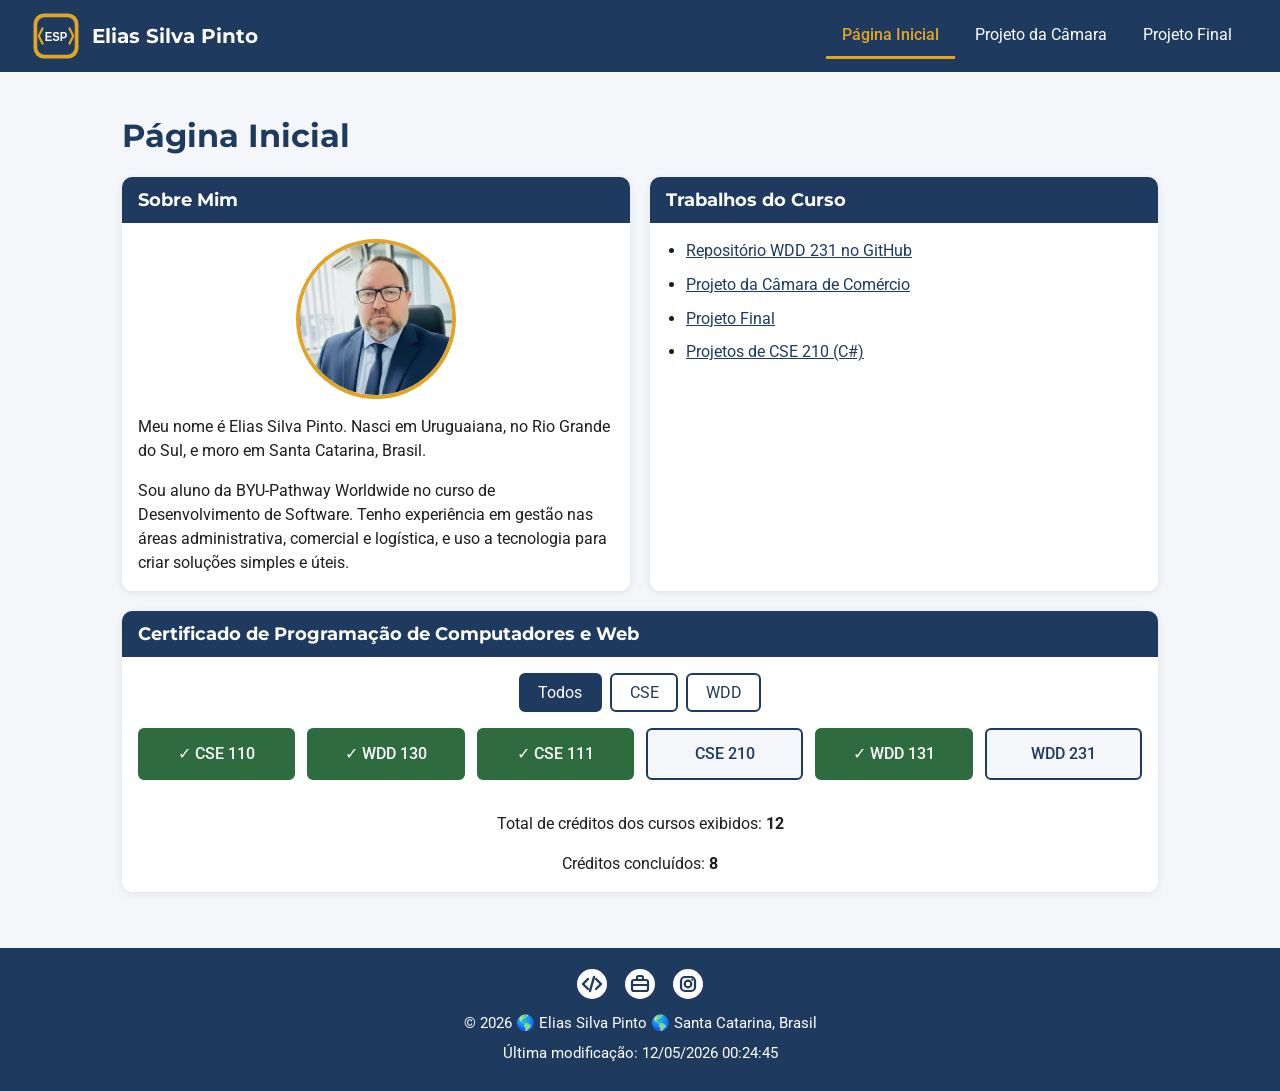
<file: index.html>
<!doctype html>
<html lang="pt-BR">
  <head>
    <meta charset="UTF-8">
    <meta name="viewport" content="width=device-width, initial-scale=1.0">
    <title>WDD 231 – Desenvolvimento Web Frontend I | Elias Silva Pinto</title>
    <meta name="description" content="Página inicial de Elias Silva Pinto no WDD 231: apresentação pessoal, trabalhos do curso e certificado de Programação de Computadores e Web.">
    <meta name="author" content="Elias Silva Pinto">

    <meta property="og:title" content="Elias Silva Pinto | WDD 231 – Desenvolvimento Web Frontend I">
    <meta property="og:description" content="Conheça meus trabalhos do curso WDD 231 da BYU-Pathway. Veja também meu progresso no certificado de Programação de Computadores e Web.">
    <meta property="og:image" content="https://esilvapinto.github.io/wdd231/imagens/og-imagem.png">
    <meta property="og:url" content="https://esilvapinto.github.io/wdd231/">

    <link rel="icon" href="favicon.ico">

    <link rel="preconnect" href="https://fonts.googleapis.com">
    <link rel="preconnect" href="https://fonts.gstatic.com" crossorigin>
    <link href="https://fonts.googleapis.com/css2?family=Montserrat:wght@600;700&family=Roboto:wght@400;500&display=swap" rel="stylesheet">

    <link rel="stylesheet" href="estilos/telas-pequenas.css">
    <link rel="stylesheet" href="estilos/telas-grandes.css">

    <script src="scripts/navegacao.js" defer></script>
    <script src="scripts/data.js" defer></script>
    <script src="scripts/curso.js" defer></script>
  </head>

  <body>
    <header>
      <div class="marca">
        <img src="imagens/logo.svg" alt="Logotipo de Elias Silva Pinto" width="48" height="48">
        <span class="nome-site">Elias Silva Pinto</span>
      </div>

      <button id="menu" type="button" aria-label="Abrir menu de navegação" aria-expanded="false" aria-controls="navegacao">
        <span class="icone-menu" aria-hidden="true"></span>
      </button>

      <nav id="navegacao" aria-label="Navegação principal">
        <ul>
          <li><a href="index.html" class="ativo" aria-current="page">Página Inicial</a></li>
          <li><a href="camara/index.html">Projeto da Câmara</a></li>
          <li><a href="final/index.html">Projeto Final</a></li>
        </ul>
      </nav>
    </header>

    <main>
      <h1>Página Inicial</h1>

      <div class="grade">
        <section class="cartao sobre">
          <h2>Sobre Mim</h2>
          <img src="imagens/perfil.webp" alt="Foto de Elias Silva Pinto" width="300" height="300" class="foto">
          <p>Meu nome é Elias Silva Pinto. Nasci em Uruguaiana, no Rio Grande do Sul, e moro em Santa Catarina, Brasil.</p>
          <p>Sou aluno da BYU-Pathway Worldwide no curso de Desenvolvimento de Software. Tenho experiência em gestão nas áreas administrativa, comercial e logística, e uso a tecnologia para criar soluções simples e úteis.</p>
        </section>

        <section class="cartao trabalhos">
          <h2>Trabalhos do Curso</h2>
          <ul>
            <li><a href="https://github.com/esilvapinto/wdd231">Repositório WDD 231 no GitHub</a></li>
            <li><a href="camara/index.html">Projeto da Câmara de Comércio</a></li>
            <li><a href="final/index.html">Projeto Final</a></li>
            <li><a href="https://github.com/esilvapinto/cse210-projetos">Projetos de CSE 210 (C#)</a></li>
          </ul>
        </section>

        <section class="cartao certificado">
          <h2>Certificado de Programação de Computadores e Web</h2>

          <div class="filtros" role="group" aria-label="Filtrar cursos">
            <button type="button" class="filtro ativo" data-filtro="todos" aria-pressed="true">Todos</button>
            <button type="button" class="filtro" data-filtro="CSE" aria-pressed="false">CSE</button>
            <button type="button" class="filtro" data-filtro="WDD" aria-pressed="false">WDD</button>
          </div>

          <div id="cursos" class="cursos"></div>

          <p class="creditos">Total de créditos dos cursos exibidos: <strong id="totalCreditos">0</strong></p>
          <p class="creditos">Créditos concluídos: <strong id="creditosConcluidos">0</strong></p>
        </section>
      </div>
    </main>

    <footer>
      <div class="sociais">
        <a href="https://github.com/esilvapinto" aria-label="GitHub de Elias Silva Pinto">
          <img src="imagens/github.svg" alt="" width="32" height="32">
        </a>
        <a href="https://www.linkedin.com/in/epinto-executivo" aria-label="LinkedIn de Elias Silva Pinto">
          <img src="imagens/linkedin.svg" alt="" width="32" height="32">
        </a>
        <a href="https://www.instagram.com/" aria-label="Instagram de Elias Silva Pinto">
          <img src="imagens/instagram.svg" alt="" width="32" height="32">
        </a>
      </div>
      <p>&copy; <span id="anoAtual"></span> 🌎 Elias Silva Pinto 🌎 Santa Catarina, Brasil</p>
      <p id="ultimaModificacao"></p>
    </footer>
  </body>
</html>
</file>
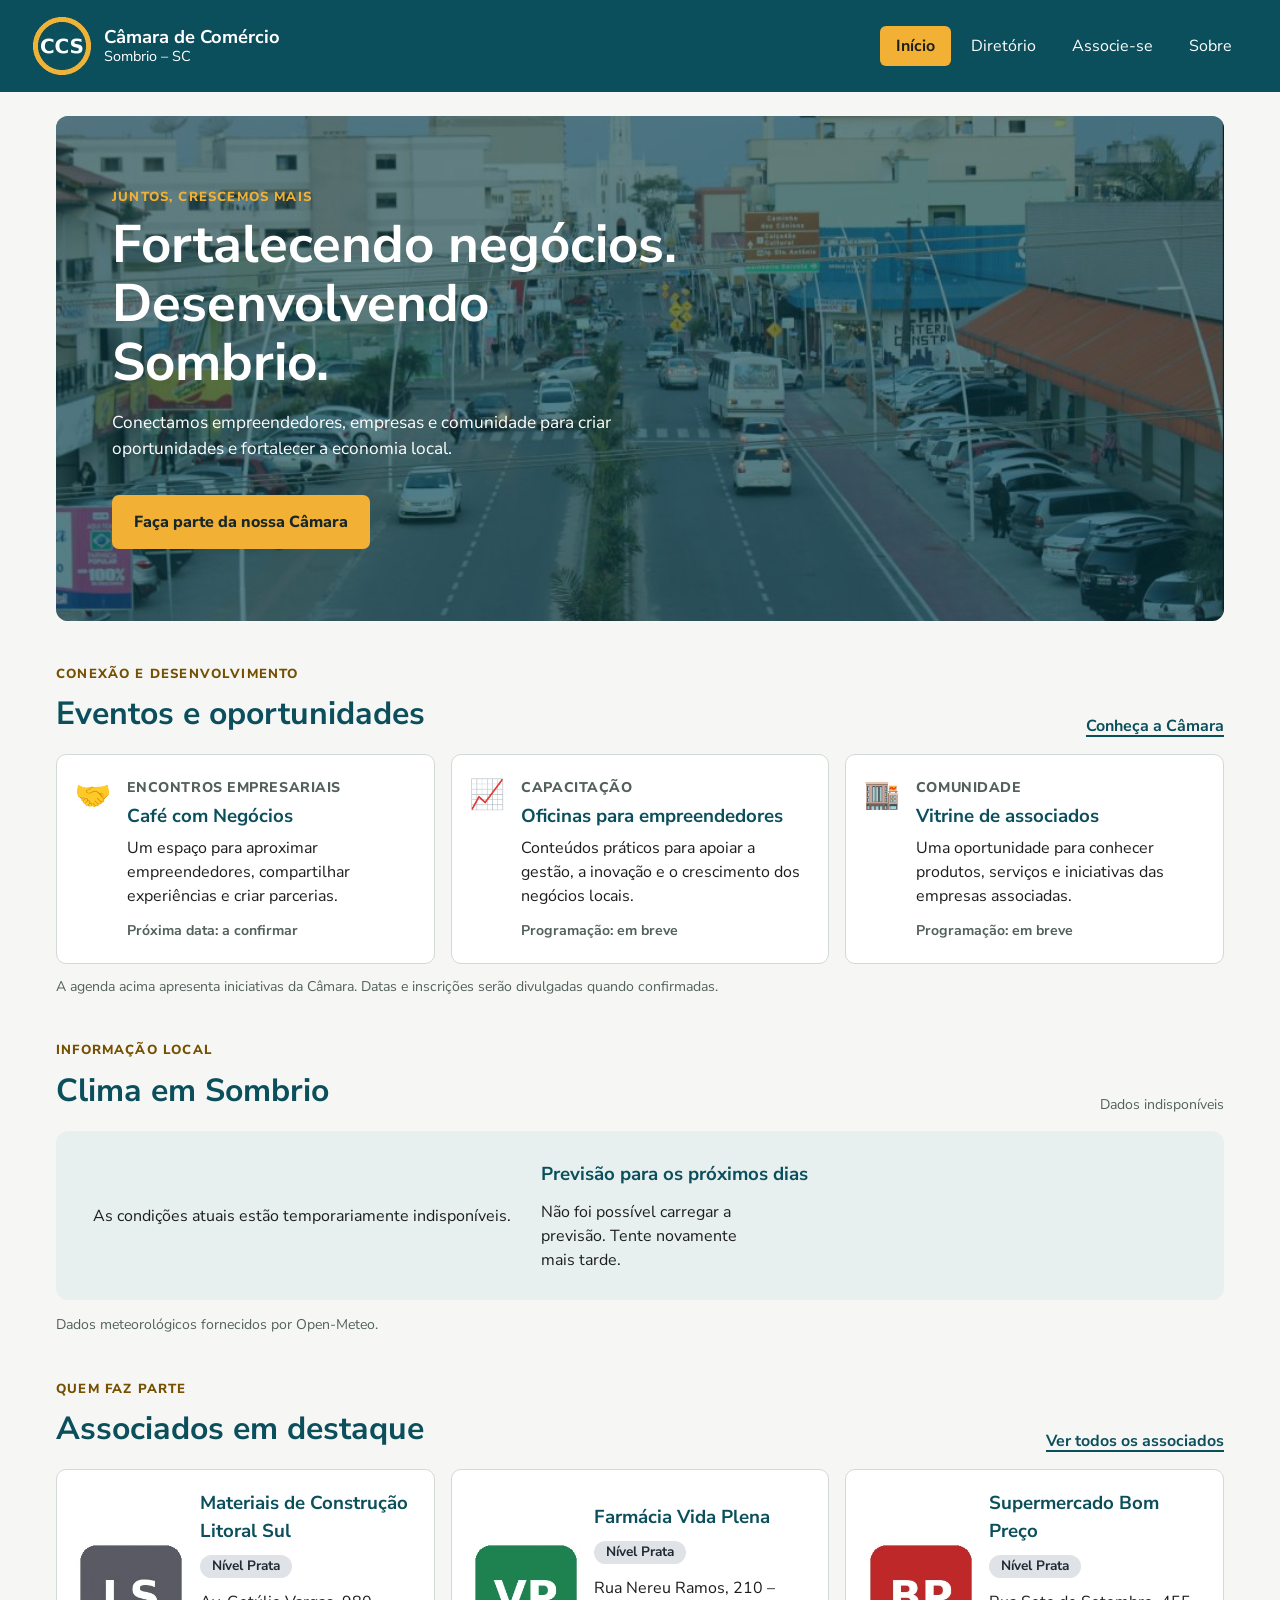
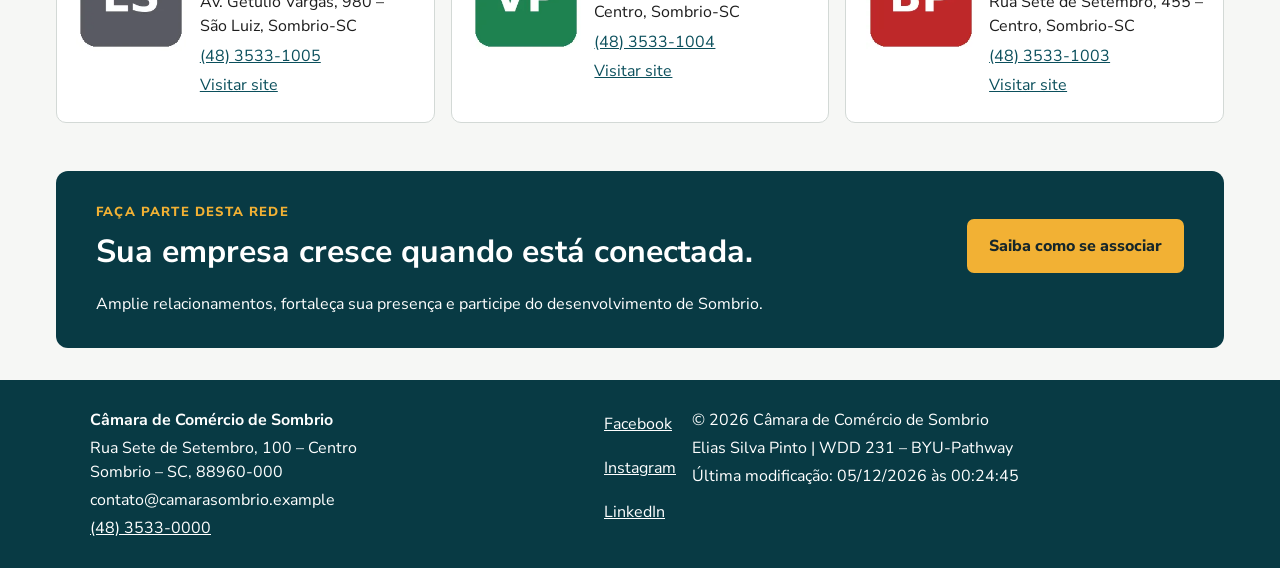
<file: camara/index.html>
<!DOCTYPE html>
<html lang="pt-BR">
  <head>
    <meta charset="UTF-8">
    <meta name="viewport" content="width=device-width, initial-scale=1.0">
    <meta name="description" content="Conheça a Câmara de Comércio de Sombrio, acompanhe eventos, consulte o clima e descubra empresas associadas.">
    <meta name="author" content="Elias Silva Pinto">
    <meta property="og:title" content="Início | Câmara de Comércio de Sombrio">
    <meta property="og:description" content="Conectando empresas, fortalecendo negócios e desenvolvendo Sombrio.">
    <meta property="og:image" content="https://esilvapinto.github.io/wdd231/camara/imagens/hero-sombrio.jpg">
    <meta property="og:url" content="https://esilvapinto.github.io/wdd231/camara/index.html">
    <title>Início | Câmara de Comércio de Sombrio</title>
    <link rel="icon" href="favicon.ico">
    <link rel="preconnect" href="https://fonts.googleapis.com">
    <link rel="preconnect" href="https://fonts.gstatic.com" crossorigin>
    <link href="https://fonts.googleapis.com/css2?family=Nunito+Sans:wght@400;600;700;800&display=swap" rel="stylesheet">
    <link rel="stylesheet" href="estilos/telas-pequenas.css">
    <link rel="stylesheet" href="estilos/telas-grandes.css">
    <link rel="stylesheet" href="estilos/inicio-mobile.css">
    <link rel="stylesheet" href="estilos/inicio-desktop.css">
    <script src="scripts/comum.js" defer></script>
    <script src="scripts/inicio.js" defer></script>
  </head>
  <body>
    <header class="cabecalho">
      <div class="marca">
        <img src="imagens/logo-camara.webp" alt="Logotipo da Câmara de Comércio de Sombrio" width="60" height="60">
        <p class="nome-camara">Câmara de Comércio<span>Sombrio – SC</span></p>
      </div>
      <button id="botao-menu" class="botao-menu" type="button" aria-label="Abrir menu de navegação" aria-expanded="false" aria-controls="menu"></button>
      <nav aria-label="Navegação principal">
        <ul id="menu" class="menu">
          <li><a href="index.html" class="ativo" aria-current="page">Início</a></li>
          <li><a href="diretorio.html">Diretório</a></li>
          <li><a href="associacao.html">Associe-se</a></li>
          <li><a href="sobre.html">Sobre</a></li>
        </ul>
      </nav>
    </header>

    <main class="pagina-inicial">
      <section class="hero" aria-labelledby="titulo-principal">
        <img src="imagens/hero-sombrio.jpg" alt="Vista aérea do Calçadão de Sombrio, em Santa Catarina" width="986" height="544" fetchpriority="high">
        <div class="hero-conteudo">
          <p class="sobretitulo">Juntos, crescemos mais</p>
          <h1 id="titulo-principal">Fortalecendo negócios. Desenvolvendo Sombrio.</h1>
          <p>Conectamos empreendedores, empresas e comunidade para criar oportunidades e fortalecer a economia local.</p>
          <a class="botao-destaque" href="associacao.html">Faça parte da nossa Câmara</a>
        </div>
      </section>

      <section class="secao-eventos" aria-labelledby="titulo-eventos">
        <div class="titulo-secao">
          <div>
            <p class="sobretitulo">Conexão e desenvolvimento</p>
            <h2 id="titulo-eventos">Eventos e oportunidades</h2>
          </div>
          <a href="sobre.html" class="link-secundario">Conheça a Câmara</a>
        </div>
        <div class="eventos-grade">
          <article class="evento">
            <span class="evento-icone" aria-hidden="true">🤝</span>
            <div>
              <p class="evento-status">Encontros empresariais</p>
              <h3>Café com Negócios</h3>
              <p>Um espaço para aproximar empreendedores, compartilhar experiências e criar parcerias.</p>
              <span class="evento-data">Próxima data: a confirmar</span>
            </div>
          </article>
          <article class="evento">
            <span class="evento-icone" aria-hidden="true">📈</span>
            <div>
              <p class="evento-status">Capacitação</p>
              <h3>Oficinas para empreendedores</h3>
              <p>Conteúdos práticos para apoiar a gestão, a inovação e o crescimento dos negócios locais.</p>
              <span class="evento-data">Programação: em breve</span>
            </div>
          </article>
          <article class="evento">
            <span class="evento-icone" aria-hidden="true">🏬</span>
            <div>
              <p class="evento-status">Comunidade</p>
              <h3>Vitrine de associados</h3>
              <p>Uma oportunidade para conhecer produtos, serviços e iniciativas das empresas associadas.</p>
              <span class="evento-data">Programação: em breve</span>
            </div>
          </article>
        </div>
        <p class="nota-agenda">A agenda acima apresenta iniciativas da Câmara. Datas e inscrições serão divulgadas quando confirmadas.</p>
      </section>

      <section class="secao-clima" aria-labelledby="titulo-clima">
        <div class="titulo-secao">
          <div>
            <p class="sobretitulo">Informação local</p>
            <h2 id="titulo-clima">Clima em Sombrio</h2>
          </div>
          <span class="atualizacao" id="clima-atualizado">Consultando condições...</span>
        </div>
        <div class="clima-painel">
          <div class="clima-atual" id="clima-atual" aria-live="polite">
            <p>Carregando as condições atuais...</p>
          </div>
          <div class="previsao">
            <h3>Previsão para os próximos dias</h3>
            <div class="previsao-grade" id="previsao" aria-live="polite">
              <p>Carregando previsão...</p>
            </div>
          </div>
        </div>
        <p class="fonte-clima">Dados meteorológicos fornecidos por Open-Meteo.</p>
      </section>

      <section class="secao-membros" aria-labelledby="titulo-membros">
        <div class="titulo-secao">
          <div>
            <p class="sobretitulo">Quem faz parte</p>
            <h2 id="titulo-membros">Associados em destaque</h2>
          </div>
          <a href="diretorio.html" class="link-secundario">Ver todos os associados</a>
        </div>
        <div class="membros-destaque" id="membros-destaque" aria-live="polite">
          <p>Carregando empresas associadas...</p>
        </div>
      </section>

      <section class="chamada-associacao" aria-labelledby="titulo-associacao">
        <div>
          <p class="sobretitulo">Faça parte desta rede</p>
          <h2 id="titulo-associacao">Sua empresa cresce quando está conectada.</h2>
          <p>Amplie relacionamentos, fortaleça sua presença e participe do desenvolvimento de Sombrio.</p>
        </div>
        <a class="botao-destaque botao-claro" href="associacao.html">Saiba como se associar</a>
      </section>
    </main>

    <footer class="rodape">
      <div class="rodape-conteudo">
        <div>
          <p><strong>Câmara de Comércio de Sombrio</strong></p>
          <p>Rua Sete de Setembro, 100 – Centro<br>Sombrio – SC, 88960-000</p>
          <p>contato@camarasombrio.example</p>
          <p><a href="tel:+554835330000">(48)&nbsp;3533&#8209;0000</a></p>
        </div>
        <ul class="redes" aria-label="Redes sociais">
          <li><a href="https://www.facebook.com/">Facebook</a></li>
          <li><a href="https://www.instagram.com/">Instagram</a></li>
          <li><a href="https://www.linkedin.com/">LinkedIn</a></li>
        </ul>
        <div>
          <p>&copy; <span id="ano-atual"></span> Câmara de Comércio de Sombrio</p>
          <p>Elias Silva Pinto | WDD 231 – BYU-Pathway</p>
          <p>Última modificação: <span id="ultima-modificacao"></span></p>
        </div>
      </div>
    </footer>
  </body>
</html>
</file>
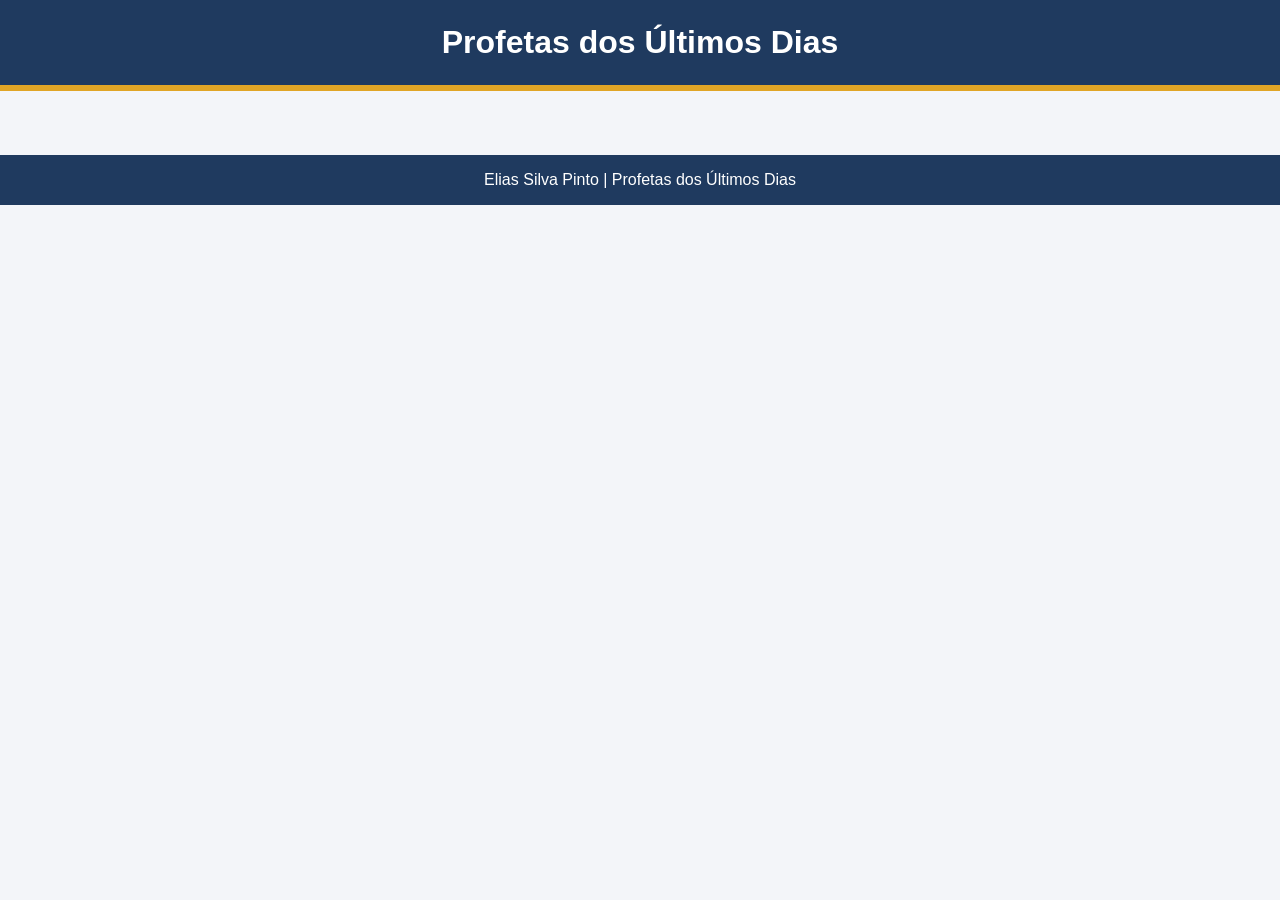
<file: profetas.html>
<!DOCTYPE html>
<html lang="pt-BR">
  <head>
    <meta charset="UTF-8">
    <meta name="viewport" content="width=device-width, initial-scale=1.0">
    <title>Profetas dos Últimos Dias | Elias Silva Pinto</title>
    <meta name="description" content="Atividade do WDD 231: cartões dos profetas dos últimos dias criados com dados JSON usando a Fetch API.">
    <meta name="author" content="Elias Silva Pinto">
    <link rel="icon" href="favicon.ico">
    <link rel="stylesheet" href="estilos/profetas.css">
    <script src="scripts/profetas.js" defer></script>
  </head>
  <body>
    <header>
      <h1>Profetas dos Últimos Dias</h1>
    </header>
    <main>
      <div id="cartoes"></div>
    </main>
    <footer>
      Elias Silva Pinto | Profetas dos Últimos Dias
    </footer>
  </body>
</html>
</file>
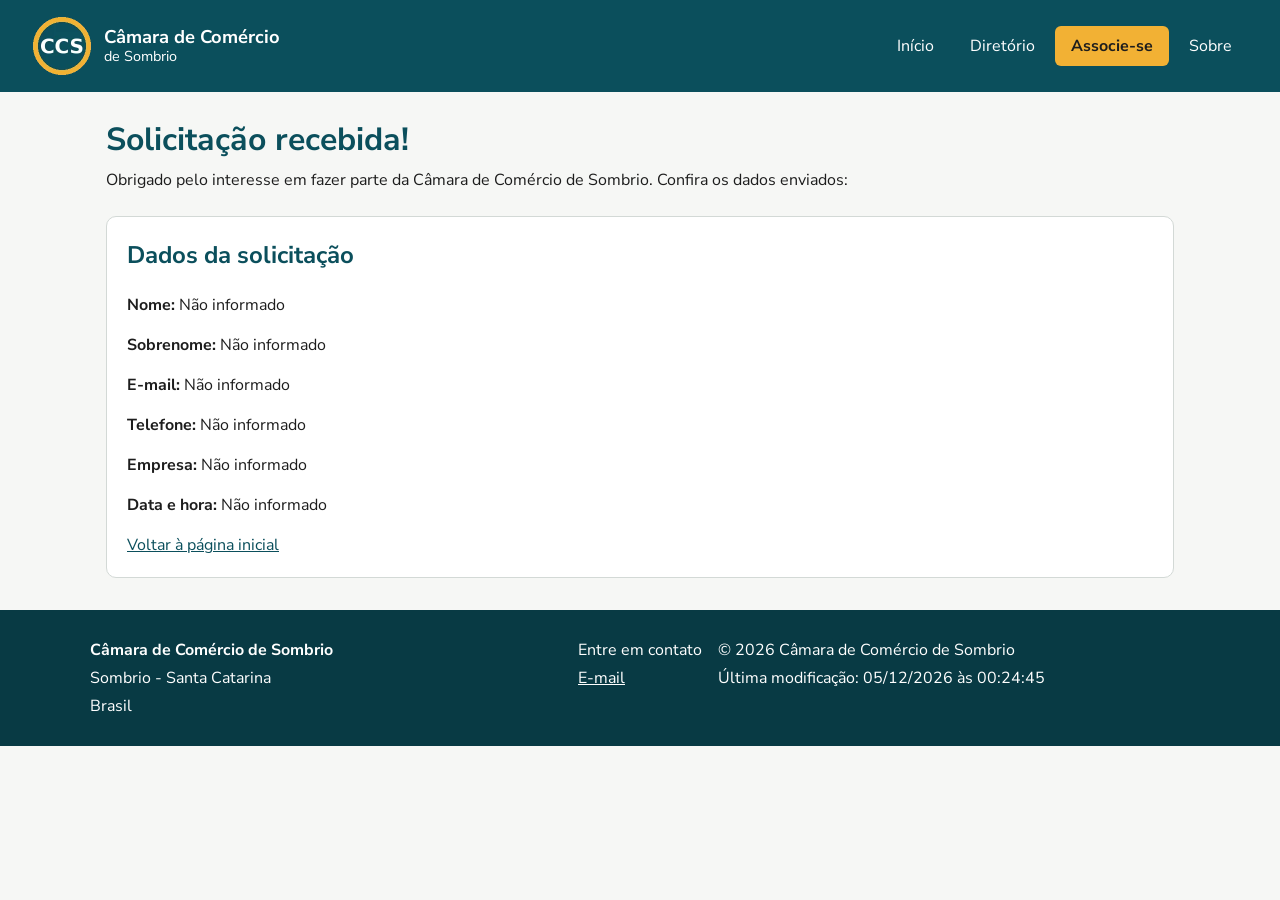
<file: camara/agradecimento.html>
<!doctype html>
<html lang="pt-BR">
  <head>
    <meta charset="UTF-8" />
    <meta name="viewport" content="width=device-width, initial-scale=1.0" />
    <meta
      name="description"
      content="Confirmação da solicitação de associação à Câmara de Comércio de Sombrio."
    />
    <title>Solicitação recebida | Câmara de Comércio de Sombrio</title>

    <link rel="icon" href="favicon.ico" />
    <link rel="preconnect" href="https://fonts.googleapis.com" />
    <link rel="preconnect" href="https://fonts.gstatic.com" crossorigin />
    <link
      href="https://fonts.googleapis.com/css2?family=Nunito+Sans:wght@400;600;700;800&display=swap"
      rel="stylesheet"
    />

    <link rel="stylesheet" href="estilos/telas-pequenas.css" />
    <link rel="stylesheet" href="estilos/telas-grandes.css" />
    <link rel="stylesheet" href="estilos/associacao.css" />

    <script src="scripts/comum.js" defer></script>
    <script src="scripts/agradecimento.js" defer></script>
  </head>

  <body>
    <header class="cabecalho">
      <div class="marca">
        <img
          src="imagens/logo-camara.webp"
          alt="Logo da Câmara"
          width="60"
          height="60"
        />
        <p class="nome-camara">
          Câmara de Comércio
          <span>de Sombrio</span>
        </p>
      </div>

      <button
        class="botao-menu"
        id="botao-menu"
        aria-label="Abrir menu de navegação"
        aria-expanded="false"
        aria-controls="menu"
      ></button>

      <nav aria-label="Navegação principal">
        <ul class="menu" id="menu">
          <li><a href="index.html">Início</a></li>
          <li><a href="diretorio.html">Diretório</a></li>
          <li>
            <a href="associacao.html" class="ativo" aria-current="page"
              >Associe-se</a
            >
          </li>
          <li><a href="sobre.html">Sobre</a></li>
        </ul>
      </nav>
    </header>

    <main class="pagina-associacao">
      <h1>Solicitação recebida!</h1>
      <p class="intro">
        Obrigado pelo interesse em fazer parte da Câmara de Comércio de Sombrio.
        Confira os dados enviados:
      </p>

      <section class="formulario-container">
        <h2>Dados da solicitação</h2>

        <p><strong>Nome:</strong> <span id="resultado-nome"></span></p>
        <p>
          <strong>Sobrenome:</strong> <span id="resultado-sobrenome"></span>
        </p>
        <p><strong>E-mail:</strong> <span id="resultado-email"></span></p>
        <p><strong>Telefone:</strong> <span id="resultado-telefone"></span></p>
        <p><strong>Empresa:</strong> <span id="resultado-empresa"></span></p>
        <p><strong>Data e hora:</strong> <span id="resultado-data"></span></p>

        <a href="index.html">Voltar à página inicial</a>
      </section>
    </main>

    <footer class="rodape">
      <div class="rodape-conteudo">
        <div>
          <p><strong>Câmara de Comércio de Sombrio</strong></p>
          <p>Sombrio - Santa Catarina</p>
          <p>Brasil</p>
        </div>

        <div>
          <p>Entre em contato</p>
          <p><a href="mailto:contato@camarasombrio.org">E-mail</a></p>
        </div>

        <div>
          <p>© <span id="ano-atual"></span> Câmara de Comércio de Sombrio</p>
          <p>Última modificação: <span id="ultima-modificacao"></span></p>
        </div>
      </div>
    </footer>
  </body>
</html>
</file>
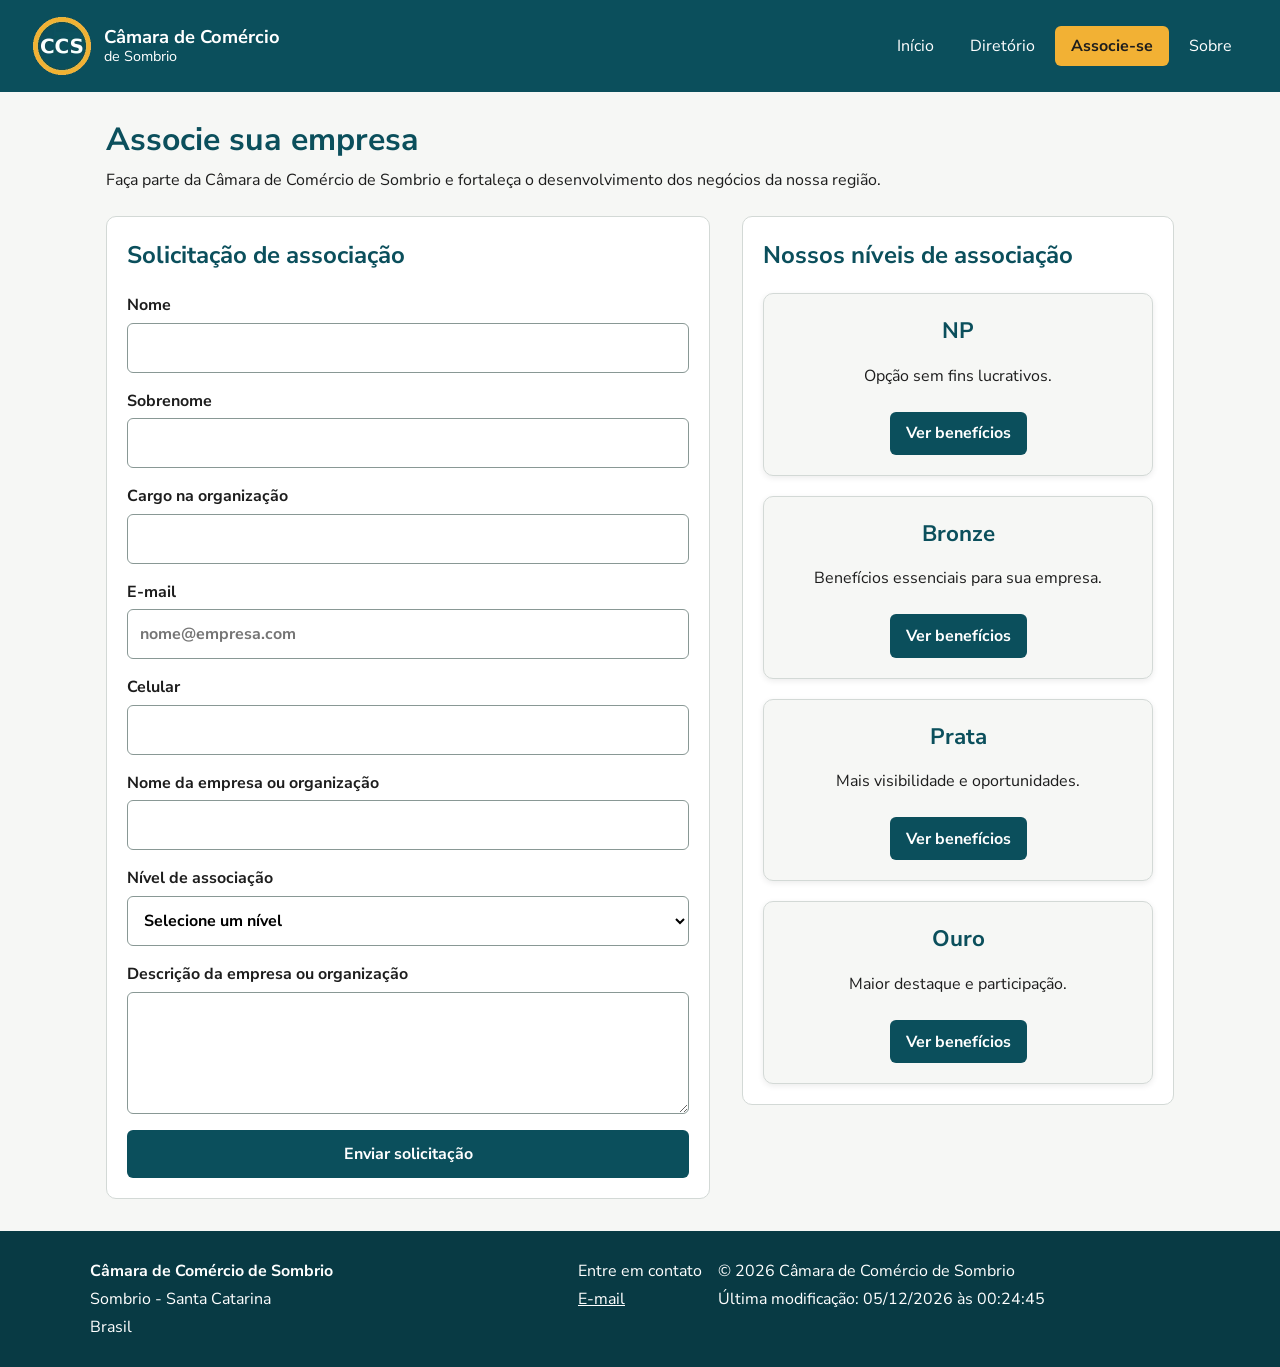
<file: camara/associacao.html>
<!doctype html>
<html lang="pt-BR">
  <head>
    <meta charset="UTF-8" />
    <meta name="viewport" content="width=device-width, initial-scale=1.0" />
    <meta
      name="description"
      content="Associe sua empresa à Câmara de Comércio de Sombrio e conheça os benefícios."
    />
    <meta name="author" content="Elias Silva Pinto" />
    <meta property="og:title" content="Associe sua empresa à Câmara de Comércio de Sombrio" />
    <meta property="og:description" content="Conheça os níveis de associação e os benefícios para fortalecer sua empresa junto à comunidade empresarial de Sombrio." />
    <meta property="og:image" content="https://esilvapinto.github.io/wdd231/camara/imagens/logo-camara.webp" />
    <meta property="og:url" content="https://esilvapinto.github.io/wdd231/camara/associacao.html" />
    <title>Associe-se | Câmara de Comércio de Sombrio</title>

    <link rel="icon" href="favicon.ico" />
    <link rel="preconnect" href="https://fonts.googleapis.com" />
    <link rel="preconnect" href="https://fonts.gstatic.com" crossorigin />
    <link
      href="https://fonts.googleapis.com/css2?family=Nunito+Sans:wght@400;600;700;800&display=swap"
      rel="stylesheet"
    />

    <link rel="stylesheet" href="estilos/telas-pequenas.css" />
    <link rel="stylesheet" href="estilos/telas-grandes.css" />
    <link rel="stylesheet" href="estilos/associacao.css" />

    <script src="scripts/comum.js" defer></script>
    <script src="scripts/associacao.js" defer></script>
  </head>

  <body>
    <header class="cabecalho">
      <div class="marca">
        <img
          src="imagens/logo-camara.webp"
          alt="Logo da Câmara"
          width="60"
          height="60"
        />
        <p class="nome-camara">
          Câmara de Comércio
          <span>de Sombrio</span>
        </p>
      </div>

      <button
        class="botao-menu"
        id="botao-menu"
        aria-label="Abrir menu de navegação"
        aria-expanded="false"
        aria-controls="menu"
      ></button>

      <nav aria-label="Navegação principal">
        <ul class="menu" id="menu">
          <li><a href="index.html">Início</a></li>
          <li><a href="diretorio.html">Diretório</a></li>
          <li>
            <a href="associacao.html" class="ativo" aria-current="page"
              >Associe-se</a
            >
          </li>
          <li><a href="sobre.html">Sobre</a></li>
        </ul>
      </nav>
    </header>

    <main class="pagina-associacao">
      <h1>Associe sua empresa</h1>
      <p class="intro">
        Faça parte da Câmara de Comércio de Sombrio e fortaleça o
        desenvolvimento dos negócios da nossa região.
      </p>

      <div class="conteudo-associacao">
        <section class="formulario-container">
          <h2>Solicitação de associação</h2>

          <form method="get" action="agradecimento.html" id="form-associacao">
            <label for="nome">
              Nome
              <input
                type="text"
                id="nome"
                name="nome"
                title="Informe seu primeiro nome."
                autocomplete="given-name"
                required
              />
            </label>

            <label for="sobrenome">
              Sobrenome
              <input
                type="text"
                id="sobrenome"
                name="sobrenome"
                title="Informe seu sobrenome."
                autocomplete="family-name"
                required
              />
            </label>

            <label for="cargo">
              Cargo na organização
              <input
                type="text"
                id="cargo"
                name="cargo"
                title="Use pelo menos 7 caracteres, somente letras, espaços e hífens."
                autocomplete="organization-title"
                pattern="[A-Za-zÀ-ÿ -]{7,}"
              />
            </label>

            <label for="email">
              E-mail
              <input
                type="email"
                id="email"
                name="email"
                title="Informe um endereço de e-mail válido."
                placeholder="nome@empresa.com"
                autocomplete="email"
                required
              />
            </label>

            <label for="telefone">
              Celular
              <input
                type="tel"
                id="telefone"
                name="telefone"
                title="Informe seu número de celular."
                autocomplete="tel"
                required
              />
            </label>

            <label for="empresa">
              Nome da empresa ou organização
              <input
                type="text"
                id="empresa"
                name="empresa"
                title="Informe o nome da empresa."
                autocomplete="organization"
                required
              />
            </label>

            <label for="membership-level">
              Nível de associação
              <select id="membership-level" name="membership-level" required>
                <option value="">Selecione um nível</option>
                <option value="np">Associação NP</option>
                <option value="bronze">Bronze</option>
                <option value="silver">Prata</option>
                <option value="gold">Ouro</option>
              </select>
            </label>

            <label for="descricao">
              Descrição da empresa ou organização
              <textarea
                id="descricao"
                name="descricao"
                rows="4"
                title="Descreva brevemente sua organização."
              ></textarea>
            </label>

            <input type="hidden" id="timestamp" name="timestamp" />

            <input type="submit" value="Enviar solicitação" />
          </form>
        </section>

        <section class="niveis-container">
          <h2>Nossos níveis de associação</h2>

          <div class="cartoes-niveis">
            <article class="cartao-nivel">
              <h3>NP</h3>
              <p>Opção sem fins lucrativos.</p>
              <a href="#modal-np" class="abrir-modal">Ver benefícios</a>
            </article>

            <article class="cartao-nivel">
              <h3>Bronze</h3>
              <p>Benefícios essenciais para sua empresa.</p>
              <a href="#modal-bronze" class="abrir-modal">Ver benefícios</a>
            </article>

            <article class="cartao-nivel">
              <h3>Prata</h3>
              <p>Mais visibilidade e oportunidades.</p>
              <a href="#modal-prata" class="abrir-modal">Ver benefícios</a>
            </article>

            <article class="cartao-nivel">
              <h3>Ouro</h3>
              <p>Maior destaque e participação.</p>
              <a href="#modal-ouro" class="abrir-modal">Ver benefícios</a>
            </article>
          </div>
        </section>
      </div>

      <dialog id="modal-np">
        <h2>Associação NP</h2>
        <p>
          Destinada a organizações sem fins lucrativos, com participação nas
          atividades da Câmara.
        </p>
        <button class="fechar-modal">Fechar</button>
      </dialog>

      <dialog id="modal-bronze">
        <h2>Associação Bronze</h2>
        <p>
          Acesso às atividades da Câmara e divulgação básica da organização.
        </p>
        <button class="fechar-modal">Fechar</button>
      </dialog>

      <dialog id="modal-prata">
        <h2>Associação Prata</h2>
        <p>
          Inclui os benefícios Bronze e maior espaço de divulgação e
          participação em eventos.
        </p>
        <button class="fechar-modal">Fechar</button>
      </dialog>

      <dialog id="modal-ouro">
        <h2>Associação Ouro</h2>
        <p>
          Inclui os benefícios anteriores, com destaque institucional e
          oportunidades especiais de participação.
        </p>
        <button class="fechar-modal">Fechar</button>
      </dialog>
    </main>

    <footer class="rodape">
      <div class="rodape-conteudo">
        <div>
          <p><strong>Câmara de Comércio de Sombrio</strong></p>
          <p>Sombrio - Santa Catarina</p>
          <p>Brasil</p>
        </div>

        <div>
          <p>Entre em contato</p>
          <p><a href="mailto:contato@camarasombrio.org">E-mail</a></p>
        </div>

        <div>
          <p>© <span id="ano-atual"></span> Câmara de Comércio de Sombrio</p>
          <p>Última modificação: <span id="ultima-modificacao"></span></p>
        </div>
      </div>
    </footer>
  </body>
</html>
</file>
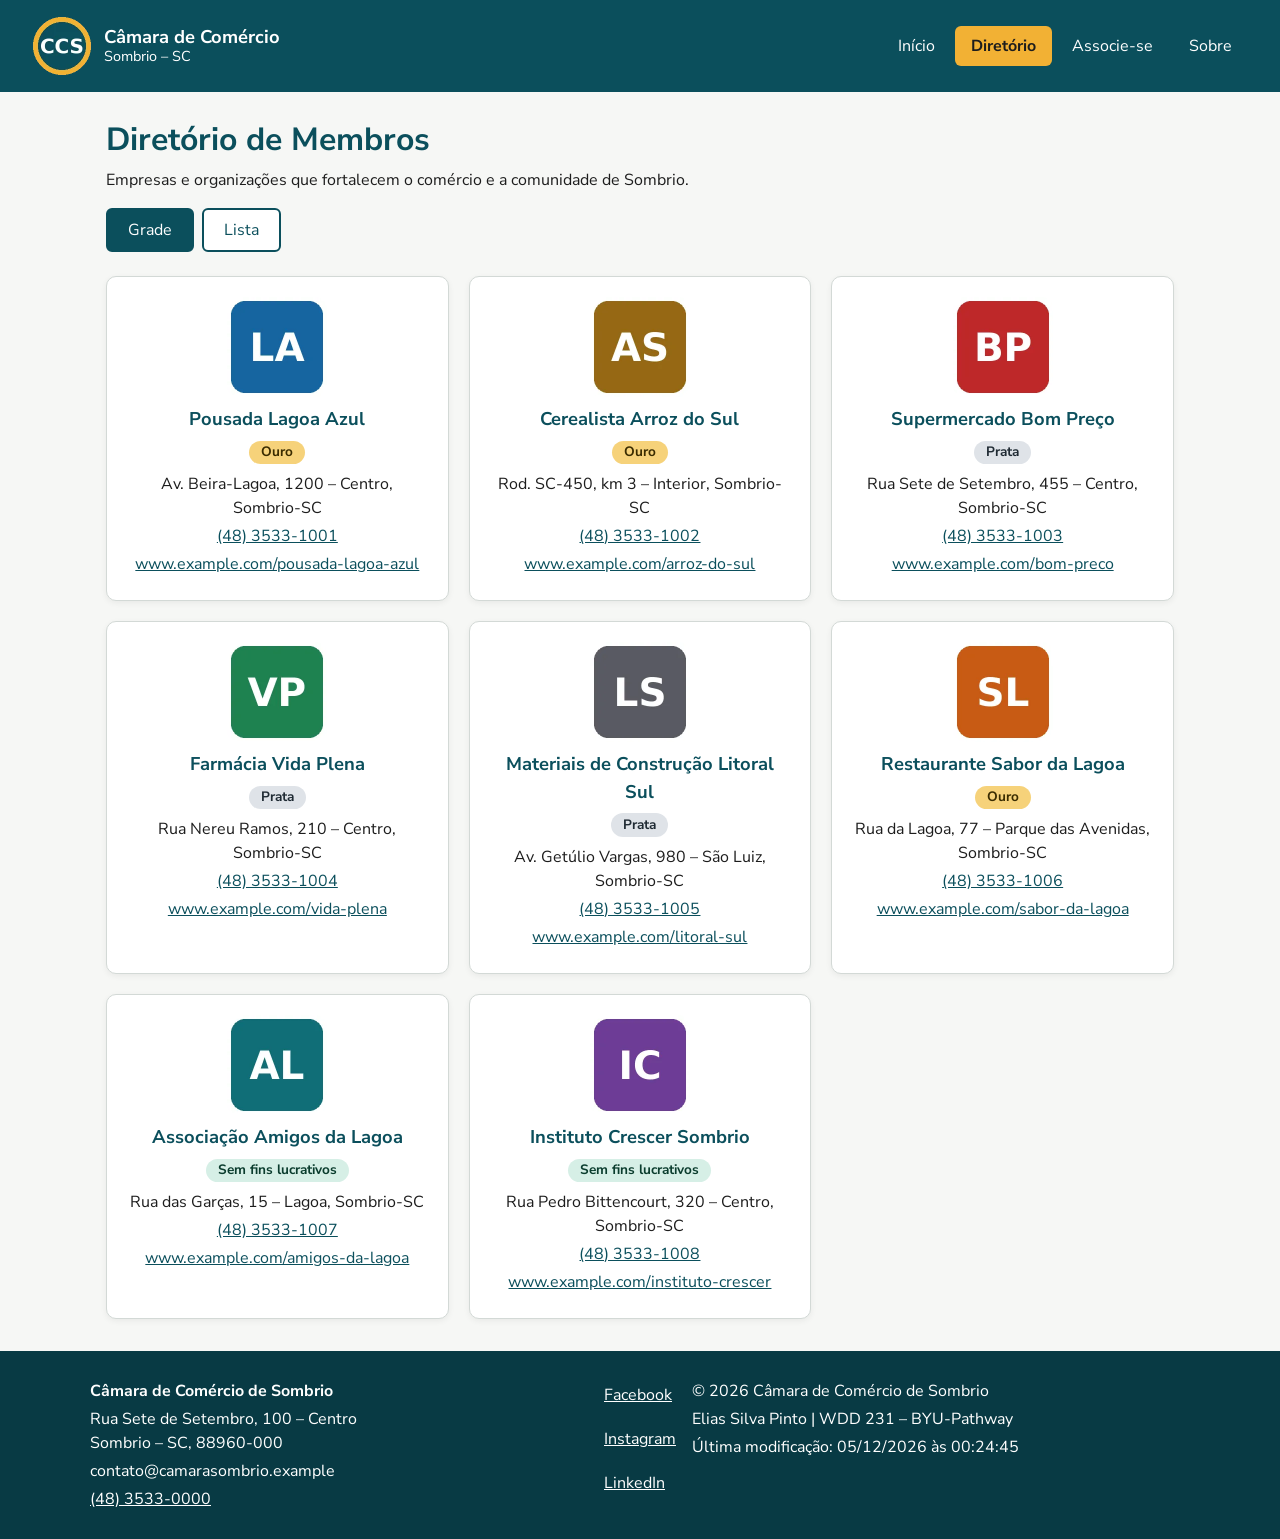
<file: camara/diretorio.html>
<!DOCTYPE html>
<html lang="pt-BR">
  <head>
    <meta charset="UTF-8">
    <meta name="viewport" content="width=device-width, initial-scale=1.0">
    <title>Diretório de Membros | Câmara de Comércio de Sombrio</title>
    <meta name="description" content="Diretório de empresas e organizações associadas à Câmara de Comércio de Sombrio, Santa Catarina.">
    <meta name="author" content="Elias Silva Pinto">
    <meta property="og:title" content="Diretório de Membros | Câmara de Comércio de Sombrio">
    <meta property="og:description" content="Conheça as empresas e organizações associadas à Câmara de Comércio de Sombrio, no sul de Santa Catarina.">
    <meta property="og:image" content="https://esilvapinto.github.io/wdd231/camara/imagens/logo-camara.webp">
    <meta property="og:url" content="https://esilvapinto.github.io/wdd231/camara/diretorio.html">
    <link rel="icon" href="favicon.ico">
    <link rel="preconnect" href="https://fonts.googleapis.com">
    <link rel="preconnect" href="https://fonts.gstatic.com" crossorigin>
    <link href="https://fonts.googleapis.com/css2?family=Nunito+Sans:wght@400;700&display=swap" rel="stylesheet">
    <link rel="stylesheet" href="estilos/telas-pequenas.css">
    <link rel="stylesheet" href="estilos/telas-grandes.css">
    <script src="scripts/comum.js" defer></script>
    <script src="scripts/diretorio.js" defer></script>
  </head>
  <body>
    <header class="cabecalho">
      <div class="marca">
        <img src="imagens/logo-camara.webp" alt="Logotipo da Câmara de Comércio de Sombrio" width="60" height="60">
        <p class="nome-camara">Câmara de Comércio<span>Sombrio – SC</span></p>
      </div>
      <button id="botao-menu" class="botao-menu" type="button" aria-label="Abrir menu de navegação" aria-expanded="false" aria-controls="menu"></button>
      <nav aria-label="Navegação principal">
        <ul id="menu" class="menu">
          <li><a href="index.html">Início</a></li>
          <li><a href="diretorio.html" class="ativo" aria-current="page">Diretório</a></li>
          <li><a href="associacao.html">Associe-se</a></li>
          <li><a href="sobre.html">Sobre</a></li>
        </ul>
      </nav>
    </header>

    <main>
      <h1>Diretório de Membros</h1>
      <p class="intro">Empresas e organizações que fortalecem o comércio e a comunidade de Sombrio.</p>

      <div class="alternar" role="group" aria-label="Modo de exibição">
        <button type="button" id="botao-grade" class="ativo" aria-pressed="true">Grade</button>
        <button type="button" id="botao-lista" aria-pressed="false">Lista</button>
      </div>

      <div id="membros" class="grade" aria-live="polite"></div>
    </main>

    <footer class="rodape">
      <div class="rodape-conteudo">
        <div>
          <p><strong>Câmara de Comércio de Sombrio</strong></p>
          <p>Rua Sete de Setembro, 100 – Centro<br>Sombrio – SC, 88960-000</p>
          <p>contato@camarasombrio.example</p>
          <p><a href="tel:+554835330000">(48) 3533-0000</a></p>
        </div>
        <ul class="redes" aria-label="Redes sociais">
          <li><a href="https://www.facebook.com/">Facebook</a></li>
          <li><a href="https://www.instagram.com/">Instagram</a></li>
          <li><a href="https://www.linkedin.com/">LinkedIn</a></li>
        </ul>
        <div>
          <p>&copy; <span id="ano-atual"></span> Câmara de Comércio de Sombrio</p>
          <p>Elias Silva Pinto | WDD 231 – BYU-Pathway</p>
          <p>Última modificação: <span id="ultima-modificacao"></span></p>
        </div>
      </div>
    </footer>
  </body>
</html>
</file>
<file: estilos/telas-pequenas.css>
/* ===== Variáveis ===== */
:root {
  --azul: #1f3a5f;
  --azul-escuro: #142740;
  --dourado: #e0a526;
  --claro: #f4f6f9;
  --texto: #1d1d1d;
  --branco: #ffffff;
  --concluido: #2e6b3f;
  --fonte-titulo: "Montserrat", Arial, sans-serif;
  --fonte-texto: "Roboto", Arial, sans-serif;
}

/* ===== Base ===== */
*,
*::before,
*::after {
  box-sizing: border-box;
}

body {
  margin: 0;
  font-family: var(--fonte-texto);
  color: var(--texto);
  background-color: var(--claro);
  line-height: 1.5;
}

img {
  max-width: 100%;
  height: auto;
  display: block;
}

h1,
h2 {
  font-family: var(--fonte-titulo);
  color: var(--azul);
  line-height: 1.2;
}

a {
  color: var(--azul);
}

/* ===== Cabeçalho ===== */
header {
  background-color: var(--azul);
  color: var(--branco);
  display: grid;
  grid-template-columns: 1fr auto;
  align-items: center;
  padding: 0.75rem 1rem;
}

.marca {
  display: flex;
  align-items: center;
  gap: 0.75rem;
}

.nome-site {
  font-family: var(--fonte-titulo);
  font-weight: 700;
  font-size: 1.25rem;
}

/* Botão hambúrguer */
#menu {
  background: none;
  border: 2px solid var(--dourado);
  border-radius: 6px;
  width: 44px;
  height: 44px;
  cursor: pointer;
  position: relative;
}

.icone-menu,
.icone-menu::before,
.icone-menu::after {
  position: absolute;
  left: 50%;
  width: 22px;
  height: 3px;
  margin-left: -11px;
  background-color: var(--branco);
  border-radius: 2px;
  transition: transform 0.25s, opacity 0.25s;
}

.icone-menu {
  top: 50%;
  margin-top: -1.5px;
}

.icone-menu::before,
.icone-menu::after {
  content: "";
  left: 0;
  margin-left: 0;
}

.icone-menu::before {
  top: -7px;
}

.icone-menu::after {
  top: 7px;
}

/* Hambúrguer vira "X" quando aberto */
#menu.aberto .icone-menu {
  background-color: transparent;
}

#menu.aberto .icone-menu::before {
  transform: translateY(7px) rotate(45deg);
}

#menu.aberto .icone-menu::after {
  transform: translateY(-7px) rotate(-45deg);
}

/* Navegação */
nav {
  grid-column: 1 / -1;
  display: none;
}

nav.aberto {
  display: block;
}

nav ul {
  list-style: none;
  margin: 0.75rem 0 0;
  padding: 0;
}

nav a {
  display: block;
  padding: 0.75rem 1rem;
  color: var(--branco);
  text-decoration: none;
  border-left: 4px solid transparent;
}

nav a:hover,
nav a:focus-visible {
  background-color: var(--azul-escuro);
  border-left-color: var(--dourado);
}

/* Orientação do usuário (página atual) */
nav a.ativo {
  color: var(--dourado);
  font-weight: 500;
  border-left-color: var(--dourado);
}

/* ===== Conteúdo principal ===== */
main {
  max-width: 1100px;
  margin: 0 auto;
  padding: 1rem;
}

.grade {
  display: grid;
  gap: 1.25rem;
}

.cartao {
  background-color: var(--branco);
  border-radius: 10px;
  box-shadow: 0 2px 8px rgba(0, 0, 0, 0.08);
  overflow: hidden;
}

.cartao h2 {
  margin: 0;
  padding: 0.75rem 1rem;
  font-size: 1.15rem;
  color: var(--branco);
  background-color: var(--azul);
}

.cartao > p,
.cartao > ul {
  margin: 1rem;
}

.foto {
  width: 160px;
  margin: 1rem auto 0;
  border-radius: 50%;
  border: 4px solid var(--dourado);
}

.trabalhos ul {
  padding-left: 1.25rem;
}

.trabalhos li {
  margin-bottom: 0.6rem;
}

/* ===== Certificado / cursos ===== */
.filtros {
  display: flex;
  gap: 0.5rem;
  justify-content: center;
  padding: 1rem 1rem 0;
}

.filtro {
  font-family: var(--fonte-texto);
  font-size: 1rem;
  padding: 0.5rem 1.1rem;
  border: 2px solid var(--azul);
  border-radius: 6px;
  background-color: var(--branco);
  color: var(--azul);
  cursor: pointer;
}

.filtro:hover,
.filtro:focus-visible {
  background-color: var(--claro);
}

.filtro.ativo {
  background-color: var(--azul);
  color: var(--branco);
}

.cursos {
  display: grid;
  grid-template-columns: repeat(2, 1fr);
  gap: 0.75rem;
  padding: 1rem;
}

.curso {
  margin: 0;
  padding: 0.75rem 0.5rem;
  border-radius: 6px;
  text-align: center;
  font-weight: 500;
  background-color: var(--claro);
  color: var(--azul);
  border: 2px solid var(--azul);
}

.curso.concluido {
  background-color: var(--concluido);
  border-color: var(--concluido);
  color: var(--branco);
}

.curso.concluido::before {
  content: "✓ ";
}

.creditos {
  text-align: center;
  margin: 0 1rem 1rem;
}

/* ===== Rodapé ===== */
footer {
  background-color: var(--azul);
  color: var(--branco);
  text-align: center;
  padding: 1.25rem 1rem;
  margin-top: 2rem;
}

footer p {
  margin: 0.4rem 0;
  font-size: 0.95rem;
}

.sociais {
  display: flex;
  justify-content: center;
  gap: 1rem;
  margin-bottom: 0.75rem;
}

.sociais a {
  display: inline-block;
  border-radius: 50%;
  transition: transform 0.2s;
}

.sociais a:hover,
.sociais a:focus-visible {
  transform: scale(1.1);
}
</file>
<file: estilos/telas-grandes.css>
@media (min-width: 48rem) {
  /* Cabeçalho: marca à esquerda, menu horizontal à direita */
  header {
    grid-template-columns: auto 1fr;
    padding: 0.75rem 2rem;
  }

  #menu {
    display: none;
  }

  nav,
  nav.aberto {
    grid-column: auto;
    display: block;
    justify-self: end;
  }

  nav ul {
    display: flex;
    margin: 0;
    gap: 0.25rem;
  }

  nav a {
    border-left: none;
    border-bottom: 3px solid transparent;
    padding: 0.6rem 1rem;
  }

  nav a:hover,
  nav a:focus-visible {
    border-bottom-color: var(--dourado);
  }

  nav a.ativo {
    border-bottom-color: var(--dourado);
  }

  main {
    padding: 1.5rem 2rem;
  }

  /* Duas colunas: Sobre Mim + Trabalhos; Certificado ocupa a largura toda */
  .grade {
    grid-template-columns: 1fr 1fr;
  }

  .certificado {
    grid-column: 1 / -1;
  }

  .cursos {
    grid-template-columns: repeat(3, 1fr);
  }
}

@media (min-width: 64rem) {
  .cursos {
    grid-template-columns: repeat(6, 1fr);
  }
}
</file>
<file: camara/estilos/telas-pequenas.css>
/* ===== Câmara de Comércio de Sombrio – mobile first ===== */
:root {
  --primaria: #0b4f5c;
  --primaria-escura: #083a44;
  --destaque: #f2b134;
  --fundo: #f6f7f5;
  --texto: #1d1d1d;
  --borda: #d3d9d6;
  --fonte: "Nunito Sans", Arial, Helvetica, sans-serif;
}

* {
  box-sizing: border-box;
}

body {
  margin: 0;
  font-family: var(--fonte);
  background-color: var(--fundo);
  color: var(--texto);
  line-height: 1.5;
}

img {
  max-width: 100%;
  height: auto;
}

a {
  color: var(--primaria);
}

/* ----- Cabeçalho e navegação ----- */
.cabecalho {
  background-color: var(--primaria);
  color: #ffffff;
  display: grid;
  grid-template-columns: 1fr auto;
  align-items: center;
  padding: 0.75rem 1rem;
}

.marca {
  display: flex;
  align-items: center;
  gap: 0.75rem;
}

.nome-camara {
  margin: 0;
  font-size: 1.15rem;
  font-weight: 700;
  line-height: 1.2;
}

.nome-camara span {
  display: block;
  font-size: 0.9rem;
  font-weight: 400;
}

.botao-menu {
  background: none;
  border: 2px solid #ffffff;
  border-radius: 6px;
  color: #ffffff;
  font-size: 1.5rem;
  width: 48px;
  height: 48px;
  cursor: pointer;
}

.botao-menu::before {
  content: "☰";
}

.botao-menu.aberto::before {
  content: "✕";
}

nav {
  grid-column: 1 / -1;
}

.menu {
  list-style: none;
  margin: 0;
  padding: 0;
  display: none;
}

.menu.aberto {
  display: block;
  margin-top: 0.75rem;
}

.menu a {
  display: block;
  padding: 0.75rem 1rem;
  color: #ffffff;
  text-decoration: none;
  border-top: 1px solid rgba(255, 255, 255, 0.25);
}

.menu a:hover {
  background-color: var(--primaria-escura);
}

/* Wayfinding: página atual */
.menu a.ativo {
  background-color: var(--destaque);
  color: var(--texto);
  font-weight: 700;
}

/* ----- Conteúdo ----- */
main {
  max-width: 1100px;
  margin: 0 auto;
  padding: 1.5rem 1rem 2rem;
}

h1 {
  color: var(--primaria);
  margin: 0 0 0.25rem;
}

.intro {
  margin-top: 0;
}

.alternar {
  display: flex;
  gap: 0.5rem;
  margin: 1rem 0 1.5rem;
}

.alternar button {
  font: inherit;
  padding: 0.5rem 1.25rem;
  min-height: 44px;
  border: 2px solid var(--primaria);
  border-radius: 6px;
  background-color: #ffffff;
  color: var(--primaria);
  cursor: pointer;
}

.alternar button.ativo {
  background-color: var(--primaria);
  color: #ffffff;
}

/* ----- Exibição em grade ----- */
.grade {
  display: grid;
  grid-template-columns: repeat(auto-fit, minmax(16rem, 1fr));
  gap: 1.25rem;
}

.grade .membro {
  background-color: #ffffff;
  border: 1px solid var(--borda);
  border-radius: 10px;
  padding: 1.25rem;
  text-align: center;
  box-shadow: 0 2px 6px rgba(0, 0, 0, 0.06);
}

.grade .membro img {
  display: block;
  margin: 0 auto 0.5rem;
  border-radius: 12px;
}

.membro h2 {
  font-size: 1.15rem;
  margin: 0.25rem 0;
  color: var(--primaria);
}

.membro p {
  margin: 0.25rem 0;
  overflow-wrap: anywhere;
}

.nivel {
  display: inline-block;
  padding: 0.1rem 0.75rem;
  border-radius: 999px;
  font-size: 0.85rem;
  font-weight: 700;
}

.nivel-1 {
  background-color: #d6efe6;
  color: #0b3d2e;
}

.nivel-2 {
  background-color: #dfe3e8;
  color: #1f2a33;
}

.nivel-3 {
  background-color: #f6d27a;
  color: #3a2c00;
}

/* ----- Exibição em lista (sem imagens) ----- */
.lista {
  display: block;
  border: 1px solid var(--borda);
  border-radius: 10px;
  overflow: hidden;
}

.lista .membro {
  padding: 0.75rem 1rem;
  background-color: #ffffff;
}

.lista .membro:nth-child(even) {
  background-color: #e9efed;
}

.lista .membro img {
  display: none;
}

/* ----- Rodapé ----- */
.rodape {
  background-color: var(--primaria-escura);
  color: #ffffff;
  padding: 1.5rem 1rem;
}

.rodape-conteudo {
  max-width: 1100px;
  margin: 0 auto;
  display: grid;
  gap: 1rem;
}

.rodape p {
  margin: 0.25rem 0;
}

.rodape a {
  color: #ffffff;
}

.redes {
  list-style: none;
  margin: 0;
  padding: 0;
  display: flex;
  flex-wrap: wrap;
  gap: 1rem;
}

.redes a {
  display: inline-block;
  padding: 0.5rem 0;
}
</file>
<file: camara/estilos/telas-grandes.css>
/* ===== Câmara de Comércio de Sombrio – telas maiores ===== */
@media (min-width: 48rem) {
  .cabecalho {
    padding: 1rem 2rem;
  }

  .botao-menu {
    display: none;
  }

  nav {
    grid-column: auto;
  }

  .menu {
    display: flex;
    gap: 0.25rem;
  }

  .menu a {
    border-top: none;
    border-radius: 6px;
    padding: 0.5rem 1rem;
  }

  .lista .membro {
    display: grid;
    grid-template-columns: 2fr 1fr 3fr 1.5fr 2fr;
    gap: 1rem;
    align-items: center;
  }

  .lista .membro h2,
  .lista .membro p {
    margin: 0;
  }

  .lista .nivel {
    justify-self: start;
  }

  .rodape-conteudo {
    grid-template-columns: 1fr auto 1fr;
    align-items: start;
  }

  .redes {
    flex-direction: column;
    gap: 0.25rem;
  }
}
</file>
<file: camara/estilos/inicio-mobile.css>
/* Estilos exclusivos da página inicial - mobile first */
.pagina-inicial {
  max-width: 1200px;
}

.hero {
  position: relative;
  min-height: 390px;
  overflow: hidden;
  border-radius: 12px;
  background: var(--primaria-escura);
  color: #ffffff;
}

.hero > img {
  position: absolute;
  inset: 0;
  width: 100%;
  height: 100%;
  object-fit: cover;
  opacity: 0.42;
}

.hero-conteudo {
  position: relative;
  z-index: 1;
  max-width: 700px;
  padding: 2.5rem 1.5rem;
}

.hero h1 {
  max-width: 650px;
  margin: 0.5rem 0 1rem;
  color: #ffffff;
  font-size: clamp(2rem, 7vw, 3.3rem);
  line-height: 1.12;
}

.hero-conteudo > p:not(.sobretitulo) {
  max-width: 580px;
  font-size: 1.08rem;
}

.sobretitulo {
  margin: 0 0 0.35rem;
  color: #765000;
  font-size: 0.82rem;
  font-weight: 800;
  letter-spacing: 0.09em;
  text-transform: uppercase;
}

.botao-destaque {
  display: inline-block;
  margin-top: 1rem;
  padding: 0.8rem 1.25rem;
  border: 2px solid var(--destaque);
  border-radius: 7px;
  background: var(--destaque);
  color: #17272a;
  font-weight: 800;
  text-decoration: none;
}

.botao-destaque:hover {
  background: #ffd16b;
  border-color: #ffd16b;
}

.secao-eventos,
.secao-clima,
.secao-membros {
  margin-top: 2.75rem;
}

.titulo-secao {
  display: flex;
  flex-wrap: wrap;
  justify-content: space-between;
  align-items: end;
  gap: 0.75rem;
  margin-bottom: 1rem;
}

.titulo-secao h2,
.chamada-associacao h2 {
  margin: 0;
  color: var(--primaria);
  font-size: clamp(1.45rem, 4vw, 2rem);
}

.link-secundario {
  font-weight: 700;
  text-decoration-thickness: 2px;
  text-underline-offset: 4px;
}

.eventos-grade,
.membros-destaque {
  display: grid;
  gap: 1rem;
}

.evento {
  display: grid;
  grid-template-columns: auto 1fr;
  gap: 1rem;
  padding: 1.1rem;
  border: 1px solid var(--borda);
  border-radius: 10px;
  background: #ffffff;
}

.evento-icone {
  font-size: 1.8rem;
}

.evento h3,
.previsao h3 {
  margin: 0.1rem 0 0.35rem;
  color: var(--primaria);
}

.evento p {
  margin: 0.25rem 0;
}

.evento-status,
.evento-data,
.nota-agenda,
.fonte-clima,
.atualizacao {
  color: #53615e;
  font-size: 0.88rem;
}

.evento-status {
  font-weight: 800;
  text-transform: uppercase;
  letter-spacing: 0.04em;
}

.evento-data {
  display: inline-block;
  margin-top: 0.5rem;
  font-weight: 700;
}

.nota-agenda {
  margin-top: 0.75rem;
}

.clima-painel {
  display: grid;
  gap: 1.25rem;
  padding: 1.25rem;
  border-radius: 12px;
  background: #e8f0ef;
}

.clima-atual {
  display: flex;
  flex-wrap: wrap;
  align-items: center;
  gap: 1rem;
}

.temperatura-principal {
  display: flex;
  align-items: center;
  gap: 0.25rem;
}

.temperatura-principal strong {
  color: var(--primaria-escura);
  font-size: 2.8rem;
}

.clima-atual h3 {
  margin: 0;
  color: var(--primaria);
}

.clima-atual p {
  margin: 0.2rem 0;
}

.descricao-clima {
  text-transform: capitalize;
  font-weight: 700;
}

.previsao h3 {
  margin-bottom: 0.75rem;
}

.previsao-grade {
  display: grid;
  grid-template-columns: repeat(3, minmax(0, 1fr));
  gap: 0.5rem;
}

.dia-previsao {
  padding: 0.65rem 0.35rem;
  border-radius: 8px;
  background: #ffffff;
  text-align: center;
}

.dia-previsao h4 {
  margin: 0;
  font-size: 0.9rem;
  text-transform: capitalize;
}

.dia-previsao img {
  display: block;
  margin: 0 auto;
}

.dia-previsao strong {
  display: block;
  color: var(--primaria);
  font-size: 1.2rem;
}

.dia-previsao p {
  margin: 0.2rem 0 0;
  font-size: 0.78rem;
  text-transform: capitalize;
}

.fonte-clima {
  margin-bottom: 0;
}

.cartao-destaque {
  display: flex;
  flex-direction: column;
  align-items: center;
  gap: 0.85rem;
  padding: 1.2rem;
  border: 1px solid var(--borda);
  border-radius: 10px;
  background: #ffffff;
  text-align: center;
}

.cartao-destaque img {
  width: 110px;
  height: 110px;
  object-fit: contain;
}

.cartao-destaque h3 {
  margin: 0 0 0.5rem;
  color: var(--primaria);
}

.cartao-destaque p {
  margin: 0.35rem 0;
  overflow-wrap: anywhere;
}

.cartao-destaque .nivel {
  margin-bottom: 0.4rem;
}

.chamada-associacao {
  display: flex;
  flex-direction: column;
  gap: 1rem;
  margin-top: 3rem;
  padding: 1.5rem;
  border-radius: 12px;
  background: var(--primaria-escura);
  color: #ffffff;
}

.chamada-associacao h2 {
  color: #ffffff;
}

.chamada-associacao p:not(.sobretitulo) {
  margin-bottom: 0;
}

.botao-claro {
  align-self: flex-start;
  white-space: nowrap;
}

@media (prefers-reduced-motion: no-preference) {
  .botao-destaque {
    transition: background-color 160ms ease, border-color 160ms ease;
  }
}

.hero .sobretitulo,
.chamada-associacao .sobretitulo {
  color: var(--destaque);
}
</file>
<file: camara/estilos/inicio-desktop.css>
/* Ajustes da página inicial para telas maiores */
@media (min-width: 48rem) {
  .hero {
    min-height: 460px;
  }

  .hero-conteudo {
    padding: 4.5rem 3.5rem;
  }

  .eventos-grade {
    grid-template-columns: repeat(3, 1fr);
  }

  .evento {
    align-content: start;
    min-height: 210px;
  }

  .clima-painel {
    grid-template-columns: minmax(0, 1fr) minmax(0, 1.5fr);
    align-items: center;
    padding: 1.75rem;
  }

  .clima-atual {
    justify-content: center;
  }

  .previsao-grade {
    gap: 0.85rem;
  }

  .cartao-destaque {
    flex-direction: row;
    align-items: center;
    text-align: left;
  }

  .cartao-destaque img {
    flex: 0 0 110px;
  }

  .membros-destaque {
    grid-template-columns: repeat(3, 1fr);
    align-items: stretch;
  }

  .chamada-associacao {
    flex-direction: row;
    justify-content: space-between;
    align-items: center;
    padding: 2rem 2.5rem;
  }
}
</file>
<file: estilos/profetas.css>
:root {
  --azul: #1f3a5f;
  --dourado: #e0a526;
  --fundo: #f3f5f9;
  --texto: #1c1c1c;
}

* {
  box-sizing: border-box;
}

body {
  margin: 0;
  font-family: Arial, Helvetica, sans-serif;
  background-color: var(--fundo);
  color: var(--texto);
}

header {
  background-color: var(--azul);
  color: #ffffff;
  text-align: center;
  padding: 1.5rem 1rem;
  border-bottom: 6px solid var(--dourado);
}

header h1 {
  margin: 0;
  font-size: 2rem;
}

main {
  max-width: 1200px;
  margin: 0 auto;
  padding: 2rem 1rem;
}

/* Grade responsiva com auto-fit, sem media queries */
#cartoes {
  display: grid;
  grid-template-columns: repeat(auto-fit, minmax(300px, 1fr));
  gap: 1.5rem;
}

#cartoes section {
  background-color: #ffffff;
  border: 1px solid #d5dbe5;
  border-radius: 12px;
  padding: 1.25rem;
  text-align: center;
  box-shadow: 0 2px 8px rgba(0, 0, 0, 0.08);
}

#cartoes h2 {
  margin: 0 0 0.75rem;
  color: var(--azul);
}

#cartoes p {
  margin: 0.25rem 0;
}

#cartoes img {
  display: block;
  width: 100%;
  max-width: 340px;
  height: auto;
  margin: 1rem auto 0;
  border-radius: 8px;
}

footer {
  background-color: var(--azul);
  color: #ffffff;
  text-align: center;
  padding: 1rem;
}
</file>
<file: camara/estilos/associacao.css>
/* ===== Página de associação ===== */

.pagina-associacao .intro {
  margin-bottom: 1.5rem;
}

.conteudo-associacao {
  display: grid;
  gap: 2rem;
}

.formulario-container,
.niveis-container {
  background-color: #ffffff;
  border: 1px solid var(--borda);
  border-radius: 10px;
  padding: 1.25rem;
}

.formulario-container h2,
.niveis-container h2 {
  color: var(--primaria);
  margin-top: 0;
}

#form-associacao {
  display: grid;
  gap: 1rem;
}

#form-associacao label {
  display: grid;
  gap: 0.35rem;
  font-weight: 700;
}

#form-associacao input:not([type="submit"]),
#form-associacao select,
#form-associacao textarea {
  width: 100%;
  padding: 0.75rem;
  border: 1px solid #899895;
  border-radius: 6px;
  font: inherit;
  background-color: #ffffff;
}

#form-associacao input:focus,
#form-associacao select:focus,
#form-associacao textarea:focus {
  outline: 3px solid var(--destaque);
  outline-offset: 2px;
}

#form-associacao input[type="submit"] {
  min-height: 48px;
  padding: 0.75rem 1.25rem;
  border: none;
  border-radius: 6px;
  background-color: var(--primaria);
  color: #ffffff;
  font: inherit;
  font-weight: 700;
  cursor: pointer;
}

#form-associacao input[type="submit"]:hover {
  background-color: var(--primaria-escura);
}

/* Cartões dos níveis */

.cartoes-niveis {
  display: grid;
  gap: 1rem;
}

.cartao-nivel {
  padding: 1.25rem;
  text-align: center;
  background-color: #f6f7f5;
  border: 1px solid var(--borda);
  border-radius: 10px;
  box-shadow: 0 2px 6px rgba(0, 0, 0, 0.08);
  animation: entrada-cartao 0.7s ease both;
}

.cartao-nivel:nth-child(2) {
  animation-delay: 0.15s;
}

.cartao-nivel:nth-child(3) {
  animation-delay: 0.3s;
}

.cartao-nivel:nth-child(4) {
  animation-delay: 0.45s;
}

.cartao-nivel h3 {
  color: var(--primaria);
  font-size: 1.4rem;
  margin: 0 0 0.5rem;
}

.cartao-nivel a {
  display: inline-block;
  margin-top: 0.5rem;
  padding: 0.6rem 1rem;
  border-radius: 6px;
  background-color: var(--primaria);
  color: #ffffff;
  text-decoration: none;
  font-weight: 700;
}

.cartao-nivel a:hover {
  background-color: var(--primaria-escura);
}

@keyframes entrada-cartao {
  from {
    opacity: 0;
    transform: translateY(25px);
  }

  to {
    opacity: 1;
    transform: translateY(0);
  }
}

/* Janelas de benefícios */

dialog {
  max-width: 450px;
  width: calc(100% - 2rem);
  padding: 1.5rem;
  border: 2px solid var(--primaria);
  border-radius: 10px;
}

dialog::backdrop {
  background-color: rgba(0, 0, 0, 0.6);
}

dialog h2 {
  color: var(--primaria);
}

dialog button {
  min-height: 44px;
  padding: 0.5rem 1.25rem;
  border: none;
  border-radius: 6px;
  background-color: var(--primaria);
  color: #ffffff;
  font: inherit;
  cursor: pointer;
}

dialog button:hover {
  background-color: var(--primaria-escura);
}

@media (prefers-reduced-motion: reduce) {
  .cartao-nivel {
    animation: none;
  }
}

/* ===== Telas maiores ===== */

@media (min-width: 48rem) {
  .conteudo-associacao {
    grid-template-columns: 1.4fr 1fr;
    align-items: start;
  }

  .cartoes-niveis {
    gap: 1.25rem;
  }
}
</file>
